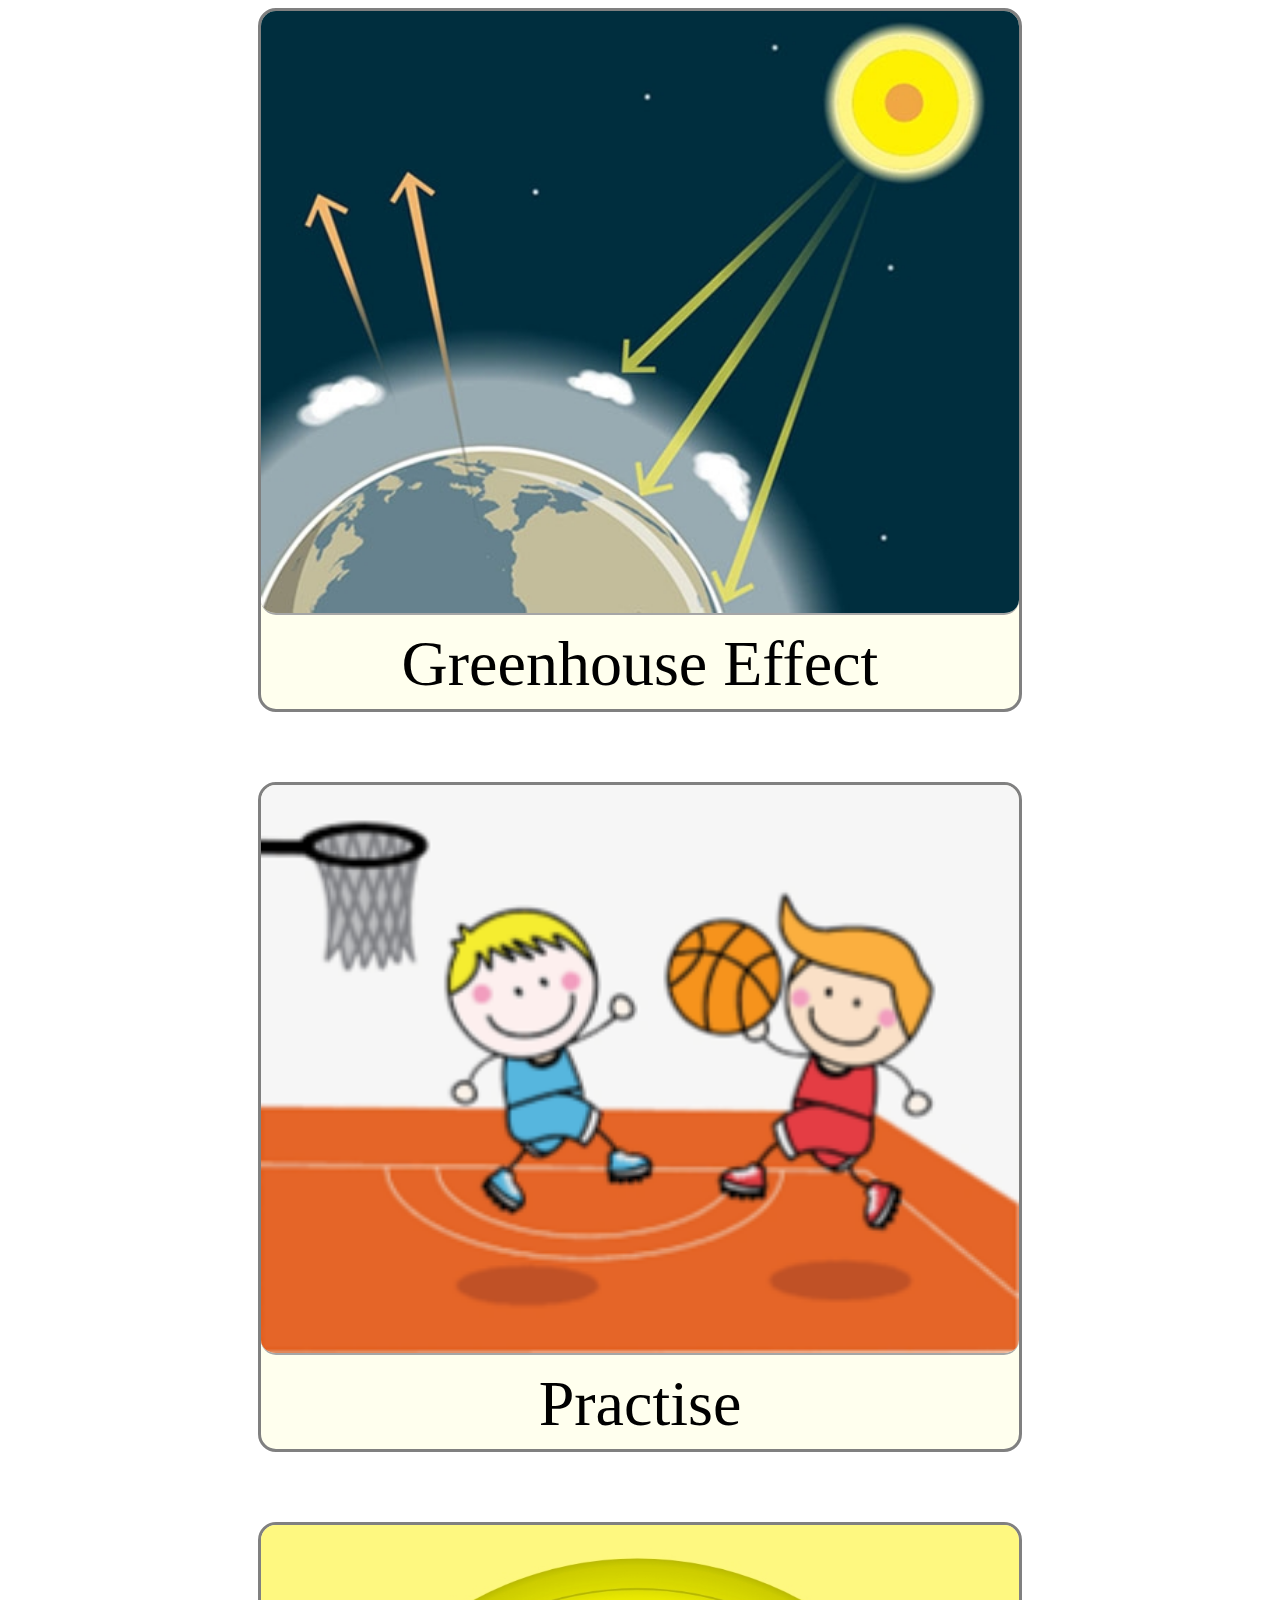
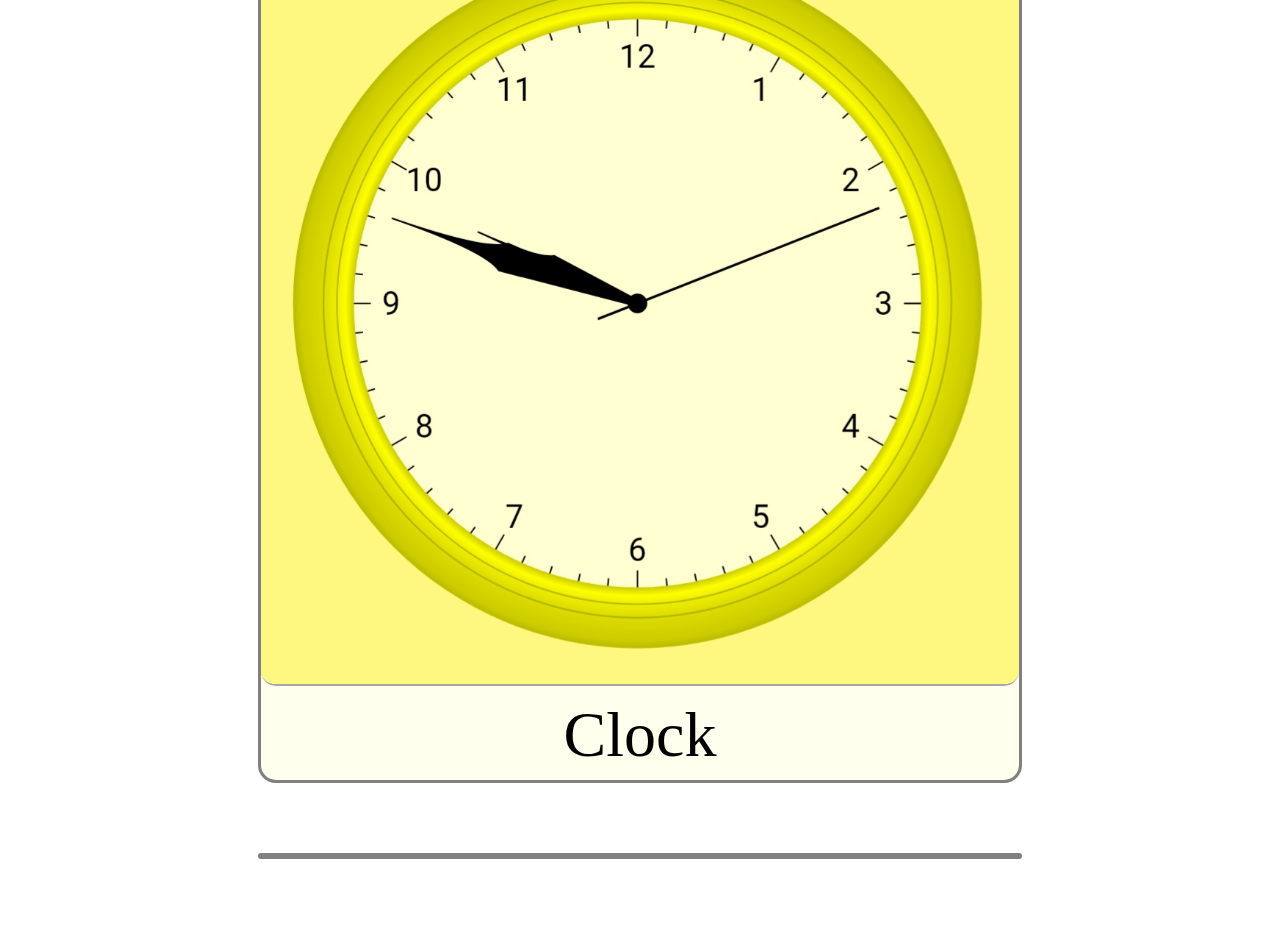
<file: index.html>
<!DOCTYPE html>
<html>
  <head>
    <link href="css/styles.css" rel="stylesheet">
    <title>Kids Tutorial</title>
  </head>
  
  <body>
    <!--<header class="site-header">
	  <div class="header-row">
		<div class="site-identity">
		  <a title="IISER Pune" href="/"><img src="img/iiserLogo.svg" alt="IISER Logo"/></a>
		</div>
	    <div class="menu">
		  <div class="menu-row">
		    <form class="site-search-form">
			  <input type="search" name="q" value="" placeholder="Search"/>
			  <button type="submit" title="Search this website">
				<svg xmlns="http://www.w3.org/2000/svg" width="24" height="24" viewBox="0 0 24 24">
				  <g id="Group_406" data-name="Group 406" transform="translate(-419.214 -207.999)">
					<path id="Path_354" data-name="Path 354" d="M427.214, 211 a 5.006, 5.006, 0,0,0-5,5,1,1,0,0,0,2,0,3,3,0,0,1,3,-3,1,1,0,0,0,0-2Z" transform="translate(1.154 1.154)" fill="#252a2d"/>
					<path id="Path_355" data-name="Path 355" d="M442.844,229.843l-5.553-5.552a10.149,10.149,0,1,0-1.786,1.785l5.553,5.553a1.263,1.263,0,0,0,1.786-1.786Zm-13.524-4.16A7.579,7.579,0,1,1,436.9,218.1,7.587,7.587,0,0,1,429.319,225.683Z" fill="#252a2d"/>
				  </g>
				</svg>
			  </button>
			</form>
		  </div>
		  
		  <div class="menu-row">
			<nav>
			  <a href="/institute/about" class="nav-item">About</a>
			  <a href="/institute/about" class="nav-item">Research</a>
			  <a href="/institute/about" class="nav-item">Education</a>
			  <a href="/institute/about" class="nav-item">Engage with IISER Pune</a>
			</nav>
			
			<button class="nav-toggle" title="Click for menu">
			  <svg xmlns="http://www.w3.org/2000/svg" width="27" height="24" viewBox="0 0 27 24">
				<line x1="3" x2="24" y1="3" y2="3" fill="none" stroke="#b62126" stroke-linecap="round" stroke-width="3"/>
				<line x1="9" x2="24" y1="12" y2="12" fill="none" stroke="#4d4d4f" stroke-linecap="round" stroke-width="3"/>
				<line x1="3" x2="24" y1="21" y2="21" fill="none" stroke="#b62126" stroke-linecap="round" stroke-width="3"/>
			  </svg>
			</button>
		  </div>
	    </div>
	  </div>
	</header>-->
    <section class="list">
      <a href="pages/Greenhouse/index.html">
      <div>
	<img src="img/greenhouse_effect.jpg"/>
	<p>Greenhouse Effect</p>
      </div>
      </a>
    </section>
    <section class="list">
      <a href="pages/Practise/index.html">
      <div>
	<img src="img/practise.png"/>
	<p>Practise</p>
      </div>
      </a>
    </section>
    <section class="list">
      <a href="pages/Clock/index.html">
      <div>
	<img src="img/clock.jpg"/>
	<p>Clock</p>
      </div>
      </a>
    </section>
    <section class="list">
      <a href="vocabulary/vocab.html">	    
    </section>
    
  </body>
</html>
</file>
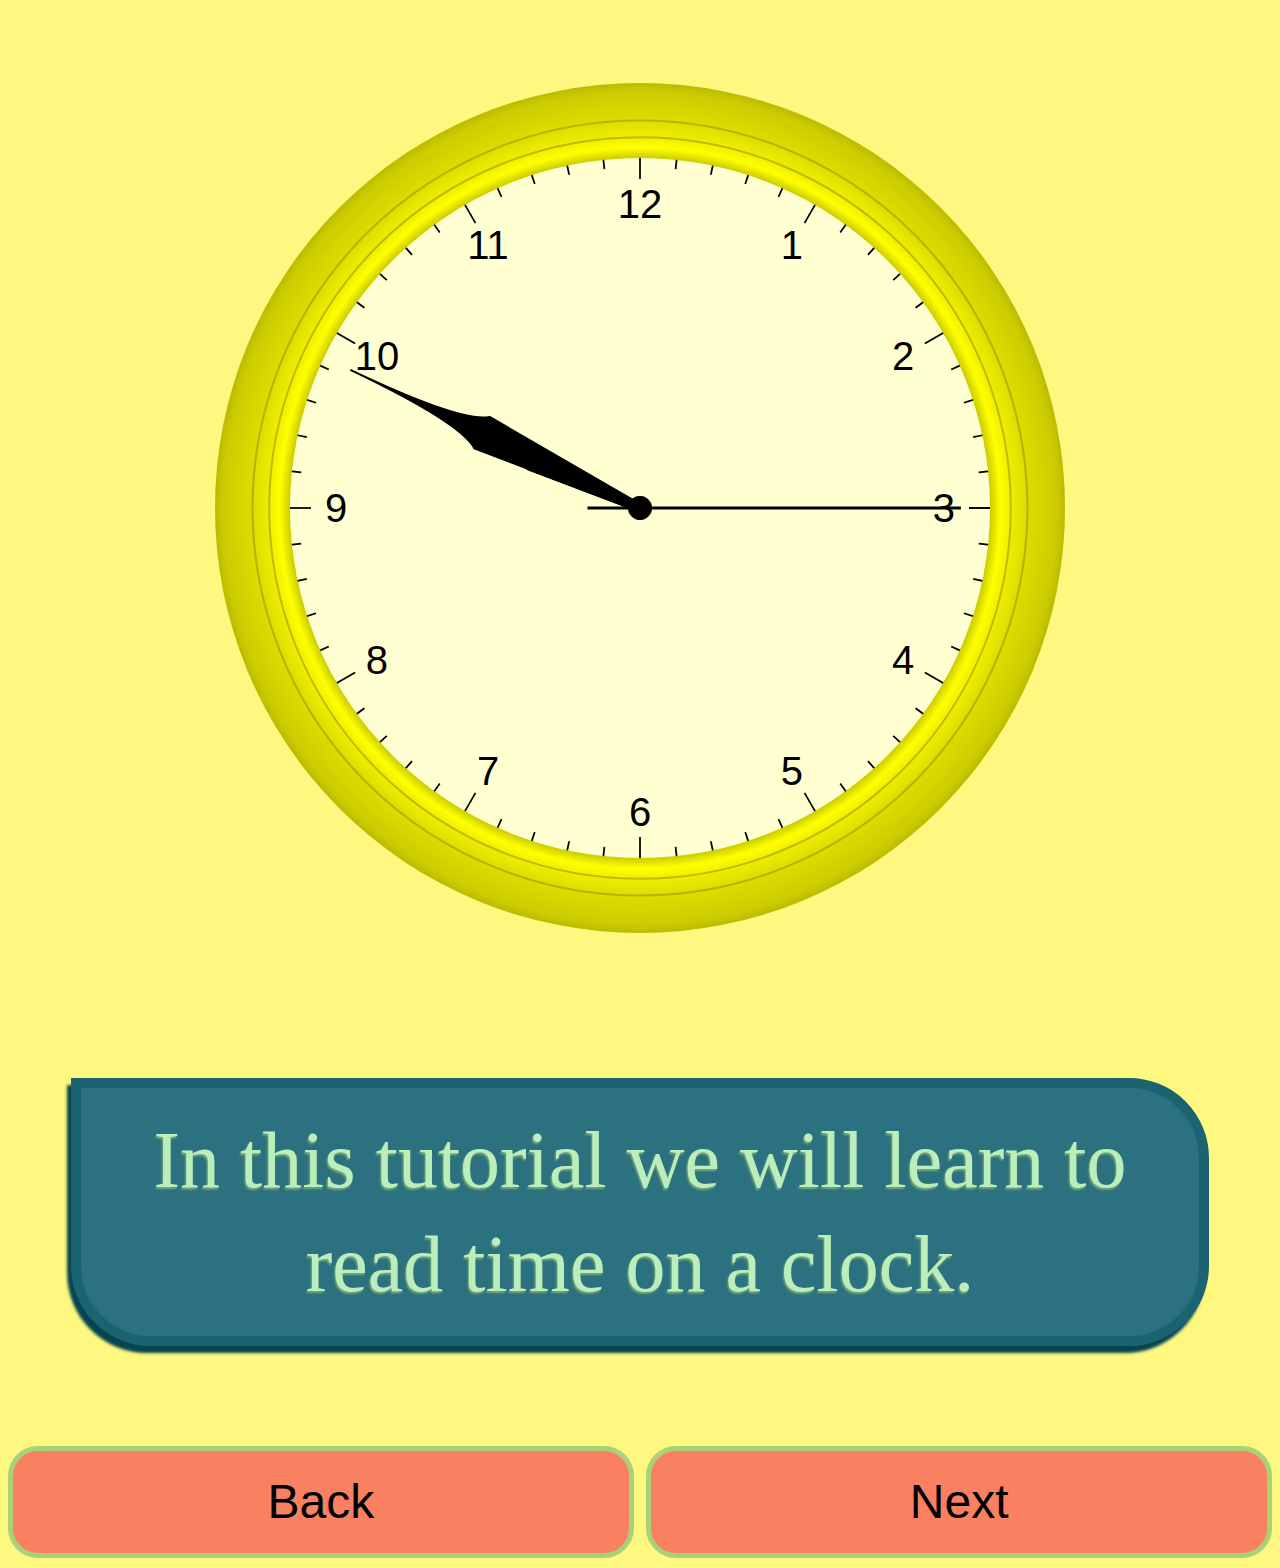
<file: pages/Clock/index.html>
<!DOCTYPE html>
<html>
  <head>
    <link href="styles/styles.css" rel="stylesheet"/>
    <script src="js/raphael.js"></script>
    <script>
      var currentPos = 0,
          //array to store Raphael figure objects
          figarray = [],
	  //store the ids of the container of figure
	  fig_id_array = [],
          //find all the cards
          cards = document.getElementsByClassName("card"),
          // variables for width and height of figure containers
	  valx = [], valy = [];
	  
      function backCard()
           {if(currentPos !== 0)
	      {cards[currentPos--].style.display="none";
	       cards[currentPos].style.display="block";
	       }
	    }
	   
      function nextCard()
           {if(currentPos !== (cards.length-1))
	      {cards[currentPos++].style.display="none";
	       cards[currentPos].style.display="block";
	       }//window.alert(valx[1]/2+"  "+valy[1]/2);
	     }
	    
      function clockBody(canvas, cx, cy,radius)
                       {canvas.setStart();
		        //border styling
			canvas.circle(cx,cy,radius*1.2143).attr({stroke:"black", "stroke-width":0, gradient:"r#fff-#dd0:91.175-#cc0:98-#bbbb00"});
			canvas.circle(cx,cy,radius*1.10714).attr({stroke:"#b5b500", "stroke-width":2.2, gradient:"r#fff-#ee0:95.697-#dd0"});
                        canvas.circle(cx,cy,radius*1.0595).attr({stroke:"#bb0", "stroke-width":2, gradient:"r#fff-#cc0:94.38-#ff0:97.2-#ee0"});
                        //clock body
                        canvas.circle(cx,cy, radius).attr({stroke:"black", "stroke-width":0, fill:"#ffffd1"});
                        canvas.circle(cx,cy,0.0333*radius).attr({fill:"black"});
                        
			var x0, y0, x1, y1, x2, y2, length;
                        for(var theta = 0; theta <= 360; theta = theta+6)
                           {//components of unit vector inclined at angle theta with x axis
	                    x0 = Math.cos(theta*Math.PI/180);
	                    y0 = Math.sin(theta*Math.PI/180);
	            
			    //length of marks
	                    length = radius*(theta%30 === 0 ? 0.06 : 0.0267);
	  
			    //starting point of marks
	                    x1 = cx + (radius-length) * x0;
	                    y1 = cy + (radius-length) * y0;
	  
			    //end point of marks
			    x2 = cx + radius * x0;
			    y2 = cy + radius * y0;
	  
			    //drawing marks
			    canvas.path(`M ${x1} ${y1} L ${x2} ${y2}`).attr({stroke:"black", "stroke-width":0.005*radius});
			    
			    /*let v = 100+ 50, w =100;
			    canvas.text( v, w, 3);
			    canvas.circle( v, w, 3);
			    v = 100; w =100 + 50;
			    canvas.text( v, w, 3);
			    canvas.circle( v, w, 3);
			    v = 50; w =100;
			    canvas.text( v, w, 3);
			    canvas.circle( v, w, 3);*/
			    
			    //Numbering hour marks
			    var hr = (theta/30 + 3)%13 + (theta >= 300 ? 1 : 0);
			    if(theta%30 === 0 && theta !== 360)
			      {canvas.text(x1 - 1.2*length*x0, y1 - 1.2*length*y0, hr).attr({"font-size":0.1167*radius});
			       //let v = 100+ 50 * Math.cos(theta*Math.PI/180), w =100 + 50 * Math.sin(theta*Math.PI/180);
			       //canvas.text( v, w, "12");
			       }
			    }
			return canvas.setFinish();
                        }
      function secHand(canvas, cx, cy, radius)
		       {//Second hand
                        var second = canvas.path(`M ${cx} ${cy + 0.15*radius} 
			                         L ${cx} ${cy-0.9167*radius}`)
						.attr({stroke:"black", "stroke-width":3});
                        return second;
			}
			
      function minHand(canvas, cx, cy, radius)
		       {//Minute hand 
                        var minute = canvas.path(`M${cx-0.01*radius} ${cy}
			                         L${cx-0.05*radius} ${cy-0.5*radius} 
						 Q${cx} ${cy-0.567*radius}, 
						  ${cx} ${cy-0.9167*radius} 
						 Q${cx} ${cy-0.567*radius}, 
						  ${cx + 0.05*radius} ${cy- 0.5*radius} 
						 L ${cx+0.01*radius} ${cy}`)
						 .attr({fill:"black", stroke:"black", "stroke-width":2});
                        return minute;
			}
      function hrHand(canvas, cx, cy, radius)
		       {//Hour hand
                        var hour = canvas.path(`M${cx-0.01*radius} ${cy} 
			                       L${cx-0.0333*radius} ${cy - 0.3365*radius}, 
					       Q${cx} ${cy-0.3814*radius},
					        ${cx} ${cy-radius*0.61692} 
					       Q${cx} ${cy-radius*0.3814}, 
					        ${cx + radius*0.0333} ${cy-radius*.3365} 
					       L${cx+radius*0.01} ${cy}`).attr({fill:"black", stroke:"black", "stroke-width":2});
                        return hour;
			}
	     
      function Clock(container, radius, width, height, x, y)
             {let val = Number(container[3]);
	      
	      if(x === undefined)
	         x = valx[val-1]/2;
	      if(y === undefined)
	         y = valy[val-1]/2;
	      if(width === undefined)
	         width = valx[val-1];
	      if(height === undefined)
	         height = valy[val-1];
	      if(width !== undefined && x === undefined)
	         x = width/2;
	      if(height!== undefined && y ===undefined)
	         y = height/2;
		 
	      this.cx = x;
	      this.cy = y;
	      this.paper = Raphael(container, width, height);
	      this.body = clockBody(this.paper, x, y, radius);
	      this.hr_hand = hrHand(this.paper, x, y, radius);
	      this.min_hand = minHand(this.paper, x, y, radius);
	      this.sec_hand = secHand(this.paper, x, y, radius);
	      this.paper.setViewBox(0, 0, width, height);
	      }
    </script>
  </head>
  
  <body>
    <main>
      <div id="Cards">
       <!-- card one -->
       <div id="one" class="card">
        <section id="fig1"></section>
        <section>
          <p>In this tutorial we will learn to read time on a clock.</p>
        </section>
       </div>
       
       <!-- card two -->
       <div id="two" class="card">
	 <section>
	   <h1>The Three Hands</h1>
	 </section>
	 <section>
	   <p>A clock tells us time in <i>hour</i>, <i>minute</i> and, <i>second</i> using three hands that you see moving inside the clock.</p>
	 </section>
	 <section>
	   <h2>The Hour Hand</h2> 
	   <div id="fig2" class="sec2"></div>
	   <p>Look at the clock, the smallest hand that you see is the <i>hour</i> hand. It is also the slowest moving hand.</p>
	 </section>
	 <section>
	   <h2>The Minute Hand</h2>
	   <div id="fig3" class="sec2"></div>
	   <p>Out of the remaining two hands the hand that ticks slower is your <i>minute</i> hand.</p>
	 </section>
	 <section>
	   <h2>The Second Hand</h2>
	   <div id="fig4" class="sec2"></div>
	   <p>It's of course the last hand that's left, the one that ticks the fastest.</p>
	 </section>
       </div>
       
       <!-- card 3 -->
       <div id="three" class="card">
	 <section><h1>Counting The Marks</h1></section>
	 <section>
	   <p></p>
	 </section>
       </div>
       
      </div>
      
    <script>	
      /*var glowHour = hour.glow({"color":"red", "opacity":0});
      var anim = Raphael.animation({opacity:0.5}, 1000).repeat(Infinity);
      glowHour.animate(anim);  */
      
      for(let i=0; i<cards.length; ++i)
          {if(i !== 0)
	     {//hide all cards but the first one
	      cards[i].style.display="none";}
	   else
	     {//store ids of figure containers and their width and height before hiding other cards
	      for(let j=0; j < 4; ++j)
                 {fig_id_array[j] = "fig" + (j+1);
	          valx[j] = document.getElementById(fig_id_array[j]).offsetWidth;
	          valy[j] = document.getElementById(fig_id_array[j]).offsetHeight;
	          }
              }
	   }
	      
        
      figarray[0] = new Clock(fig_id_array[0], radius=350, width=1200, height=1000);
      window.onload = function()
                  {(function()
	                  {var d = new Date;
		           figarray[0].sec_hand.transform("").transform("R " + 6*(d.getSeconds()-1) + "," + figarray[0].cx + "," +figarray[0].cy).animate({transform: ((d.getSeconds() === 60) ? "" : `...r6 ${figarray[0].cx} ${figarray[0].cy}`)}, 750, "elastic");
		           figarray[0].min_hand.transform("").transform("R " + (6*(d.getMinutes()+d.getSeconds()/60) -0.1) + "," + figarray[0].cx + "," +figarray[0].cy).animate({transform: ((d.getMinutes() === 60) ? "" : `...r0.1 ${figarray[0].cx} ${figarray[0].cy}`)}, 750);
		           figarray[0].hr_hand.transform("").transform("R " +30*(((d.getHours() === 12 ? 0 : d.getHours()) + d.getMinutes()/60 + d.getSeconds()/3600)-1/3600) + "," + figarray[0].cx + "," +figarray[0].cy).animate({transform: `...r${1/3600} ${figarray[0].cx} ${figarray[0].cy}`}, 750);
		           //glowHour.transform("").transform("R " +30*(((d.getHours() === 12 ? 0 : d.getHours()) + d.getMinutes()/60 + d.getSeconds()/3600)-1/3600) + "," + cx + "," +cy).animate({transform: `...r${1/3600} ${cx} ${cy}`}, 750);
		           setTimeout(arguments.callee,1000);
		           })();
	            };  
	              
      for(let i=1; i < 4; ++i)
          figarray[i] = new Clock(fig_id_array[i], radius=200);
    </script>
    </main>
    
    <footer id="jump">
      <div id="back" onclick="backCard();">
	<p>Back</p>
      </div>
      
      <div id="next" onclick="nextCard">
	<p onclick="nextCard();">Next</p>
      </div>
    </footer>
  </body>
</html>
</file>
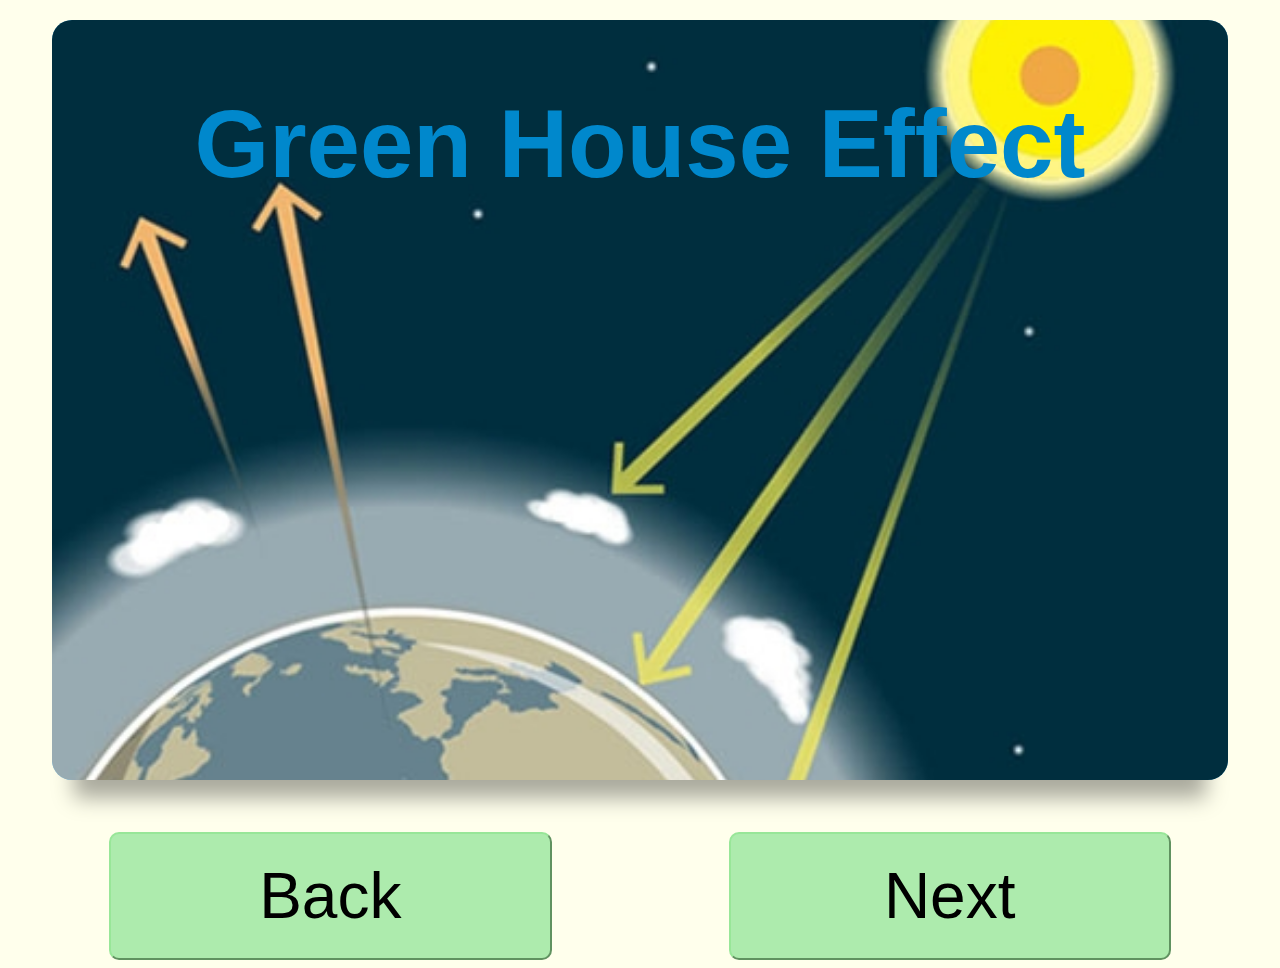
<file: pages/Greenhouse/index.html>
<!DOCTYPE html>
<html>
  <head>
    <link href="css/styles.css" rel="stylesheet">
    <script>
      var currentPos=0,
          cards = document.getElementsByClassName("card");
      
      function backCard()
              {if(currentPos !== 0)
	         {cards[currentPos--].style.display = "none";
		  cards[currentPos].style.display = "block";
		  }
	       }
	      
      function nextCard()
              {if(currentPos !== cards.length - 1)
	         {cards[currentPos++].style.display = "none";
		  cards[currentPos].style.display = "block";
		  }
	       }
    </script>
  </head>
  <body>
    <main>
    <!-- card 1 -->
    <div class="card" id="card1">
    <h1 style="border:none; color:#0088cc">Green House Effect</h1>
    </div>
    <!-- card 2 -->
    <div class="card">
      <h1 >Let's learn the basics</h1>
      <h2>Learning about light</h2>
      <div style="padding:0">
      <div class="slideshow">
	<div class="myslide fade">
	  <img src="img/rainbow.jpg" style="width:100%"/>
	  <div class="text">Rainbow</div>
	</div>
	<div class="myslide fade">
	  <img src="img/dispersion.jpg" style="width:100%"/>
	  <div class="text">Dispersion</div>
	</div>
	
	<a class="prev" onclick="plusSlide(-1);">&#10094</a>
	<a class="next" onclick="plusSlide(1);">&#10095</a>
      </div>
      <div class="dots">
	<span class="dot"></span>
	<span class="dot"></span>
      </div>
      
      <p style="margin-left:2px">The sunlight consists of many different colors as you can see in a rainbow or when you pass sunlight through a prism.</p>
      </div>
      <p>Of the seven colors below the violet color is most energetic and the energy decreases in going towards red color, which is least energetic.</p>
      <img src="img/spectrum.png" style="border: 2px solid gray"/>
      <p>Apart from the colors observed in above pictures, the sunlight also contains radiations that are not visible to our eyes.<br/>Among these you might have heard of <i>Ultraviolet</i> light, <i>Infrared</i> light, etc.</p>
      <p>The ultraviolet light is more energetic than the violet light whereas the Infrared light is even less energetic than the red light</p>
    </div>
    <!-- card 3 -->
    <div class="card">
      <h1>Let's learn the basics</h1>
      <h2>An object can cool down by emitting radiation</h2>
      <p>Every object emits light. The kind of light emitted depends on the temperature of the body. The sun being very hot emits high-energy light whereas objects at low temperature emit infrared light.</p>
      <p>When you leave a bicycle exposed in the sunlight you know how hot it becomes but eventhough the sunlight keeps falling on it the temperature of the bicylce doesn't keep on increasing. Why?</p>
      <p>It is because as the temperature of bicycle increases it emits more and more infrared light and thus releasing some heat back to air. Thus maintaining the temperature of the bicycle at some high temperature.</p>
      <p>The emitted infrared light is absorbed by the air and the air becomes warm.</p>
    </div>
    <!-- card 4 -->
    <div class="card">
      <h1>Greenhouse Effect</h1>
      <p>The sunlight falls on the earth. The ultraviolet light, and all colors from violet to red can easily pass through the earth atmosphere. The rocks, water, and other bodies on earth absorb some light and reflect the remaining light back to atmosphere, which then leaves the earth.</p>
      <img src="img/sunlight.jpeg" style="border:2px solid gray"/>
      <p>As the surface of earth absorb light it heats up and emits more infrared light. But infrared light cannot pass through our atmosphere and thus gets trapped in the atmosphere.</p>
      <img src="img/infrared_absorption.svg" style="border:2px solid gray"/>
      <p>The air then absorbs the infrared light and heats up which in turn emits infrared light, part of which is absorbed by the surface again. This process prevents the surface from cooling rapidly.</p>
      <p>The above process, called <i>Greenhouse effect</i>, keeps our earth warm and suitable for life. Without greenhouse effect our earth would be about 33°C cooler and many living beings would freeze and could not survive.
    </div>
    <!-- card 5 -->
    <div class="card">
      <h1>Greenhouse Gases</h1>
      <p>As you have seen it is the atmosphere that absorbs infrared light emitted from the surface of earth and thus causing the earth to remain warm. But the earth atmosphere consists of many gases like Hydrogen, Oxygen, Nitrogen, Carbon Dioxide, etc. Do all these gases in the air absorb infrared light?</p>
      <img src="img/infrared_absorption.svg" style="border:2px solid gray"/>
      <p>No, not all gases absorb infrared light. The gases in the air that absorb infrared light are called <i>Greenhouse gases</i>. Some major greenhouse gases are: Carbon Dioxide, Methane, Chlorofloro carbon. Water vapour also absorb infrared light and thus is also responsible for greenhouse effect.</p>
    </div>
    
    <script>
      for(var i=0; i < cards.length; ++i)
         {if(i !== 0)
	     cards[i].style.display = "none";
	  }
    </script>
    <script>
      var slideIndex = 1;
      showSlide(slideIndex);
      
      function plusSlide(n)
         {showSlide(slideIndex += n);}
	 
      function showSlide(n)
         {var i;
	  var slides = document.getElementsByClassName("myslide");
	  var dots = document.getElementsByClassName("dot");
	  if(n>slides.length)
	     slideIndex=1;
	  if(n<1)
	     slideIndex=slides.length;
	  for(i=0; i<slides.length;++i)
	      slides[i].style.display="none";
	  for(i=0; i<dots.length;++i)
	      dots[i].className = dots[i].className.replace(" active", "");
	  slides[slideIndex-1].style.display="block";
	  dots[slideIndex-1].className += " active";
	  }
    </script>
    </main>
    <footer>
    <button id="back" onclick="backCard();">Back</button>
    <button id="next" onclick="nextCard();">Next</button>
    </footer>
  </body>
</html>
</file>
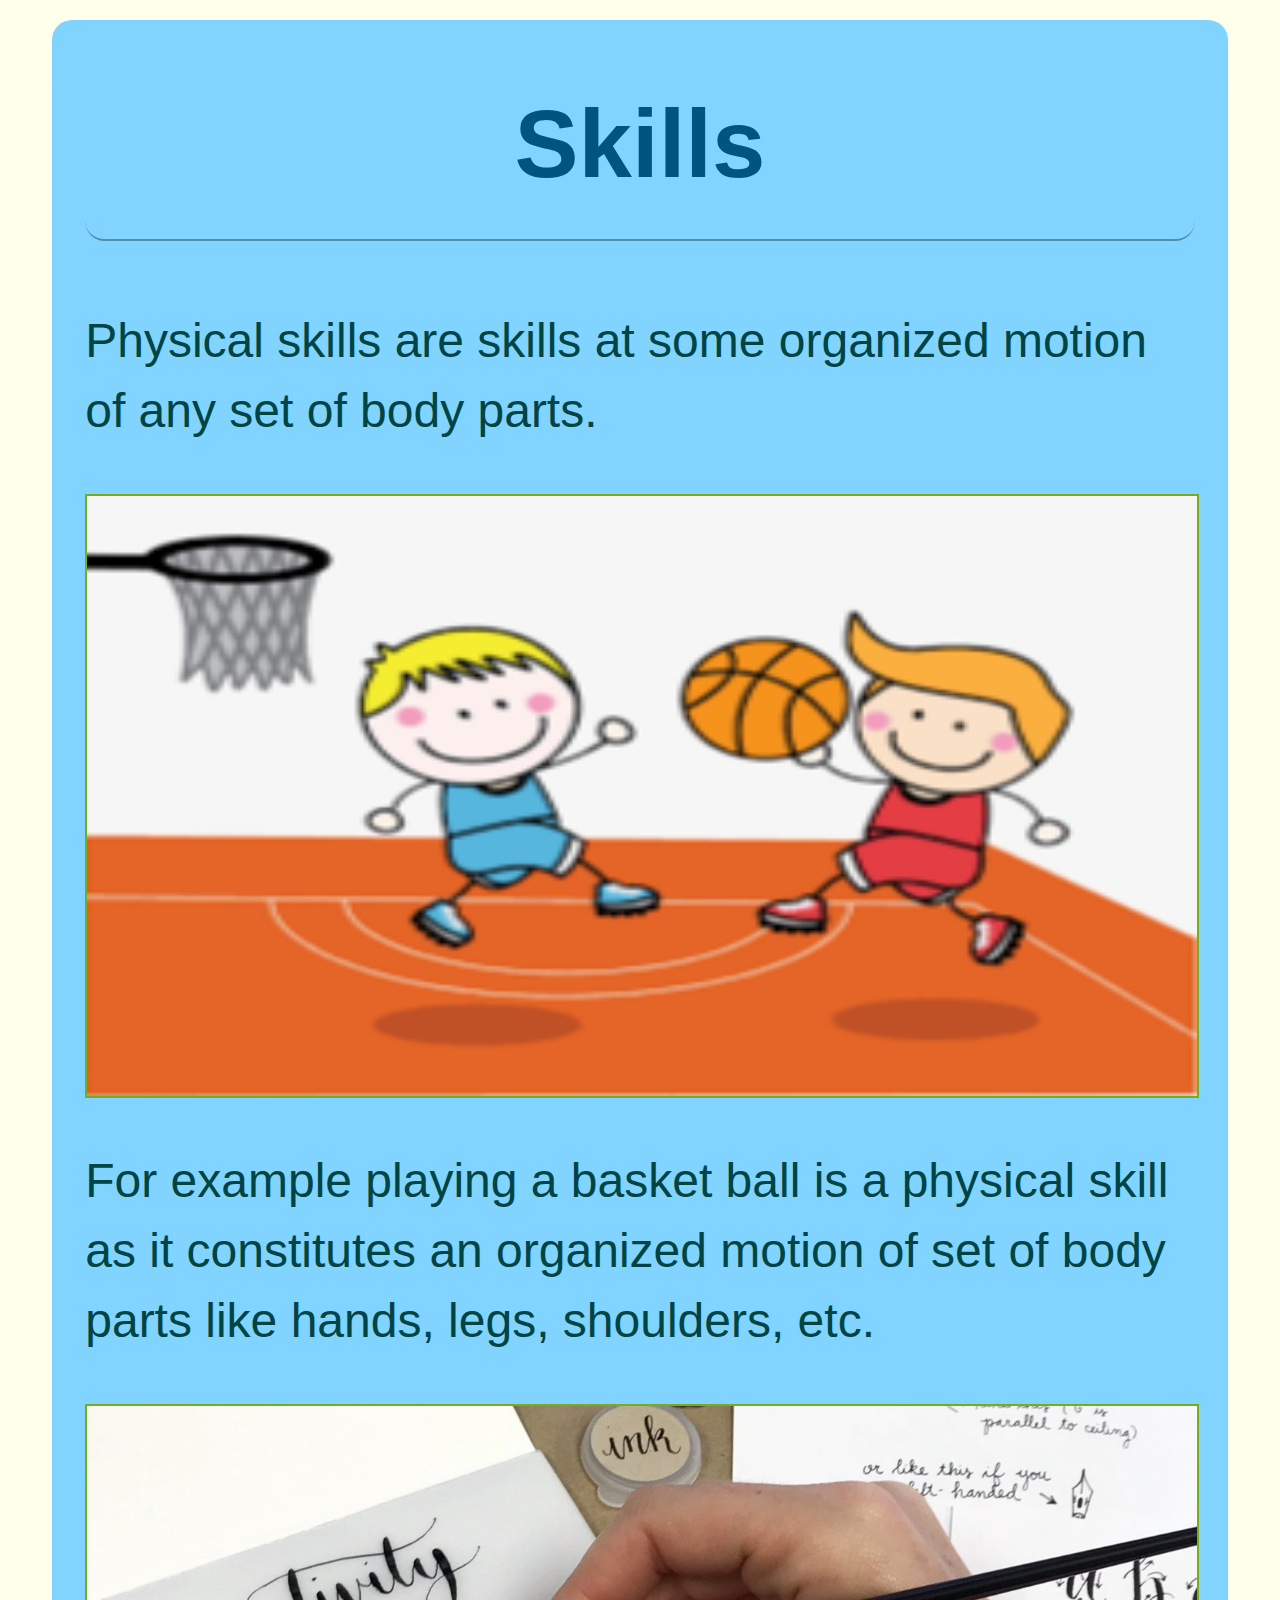
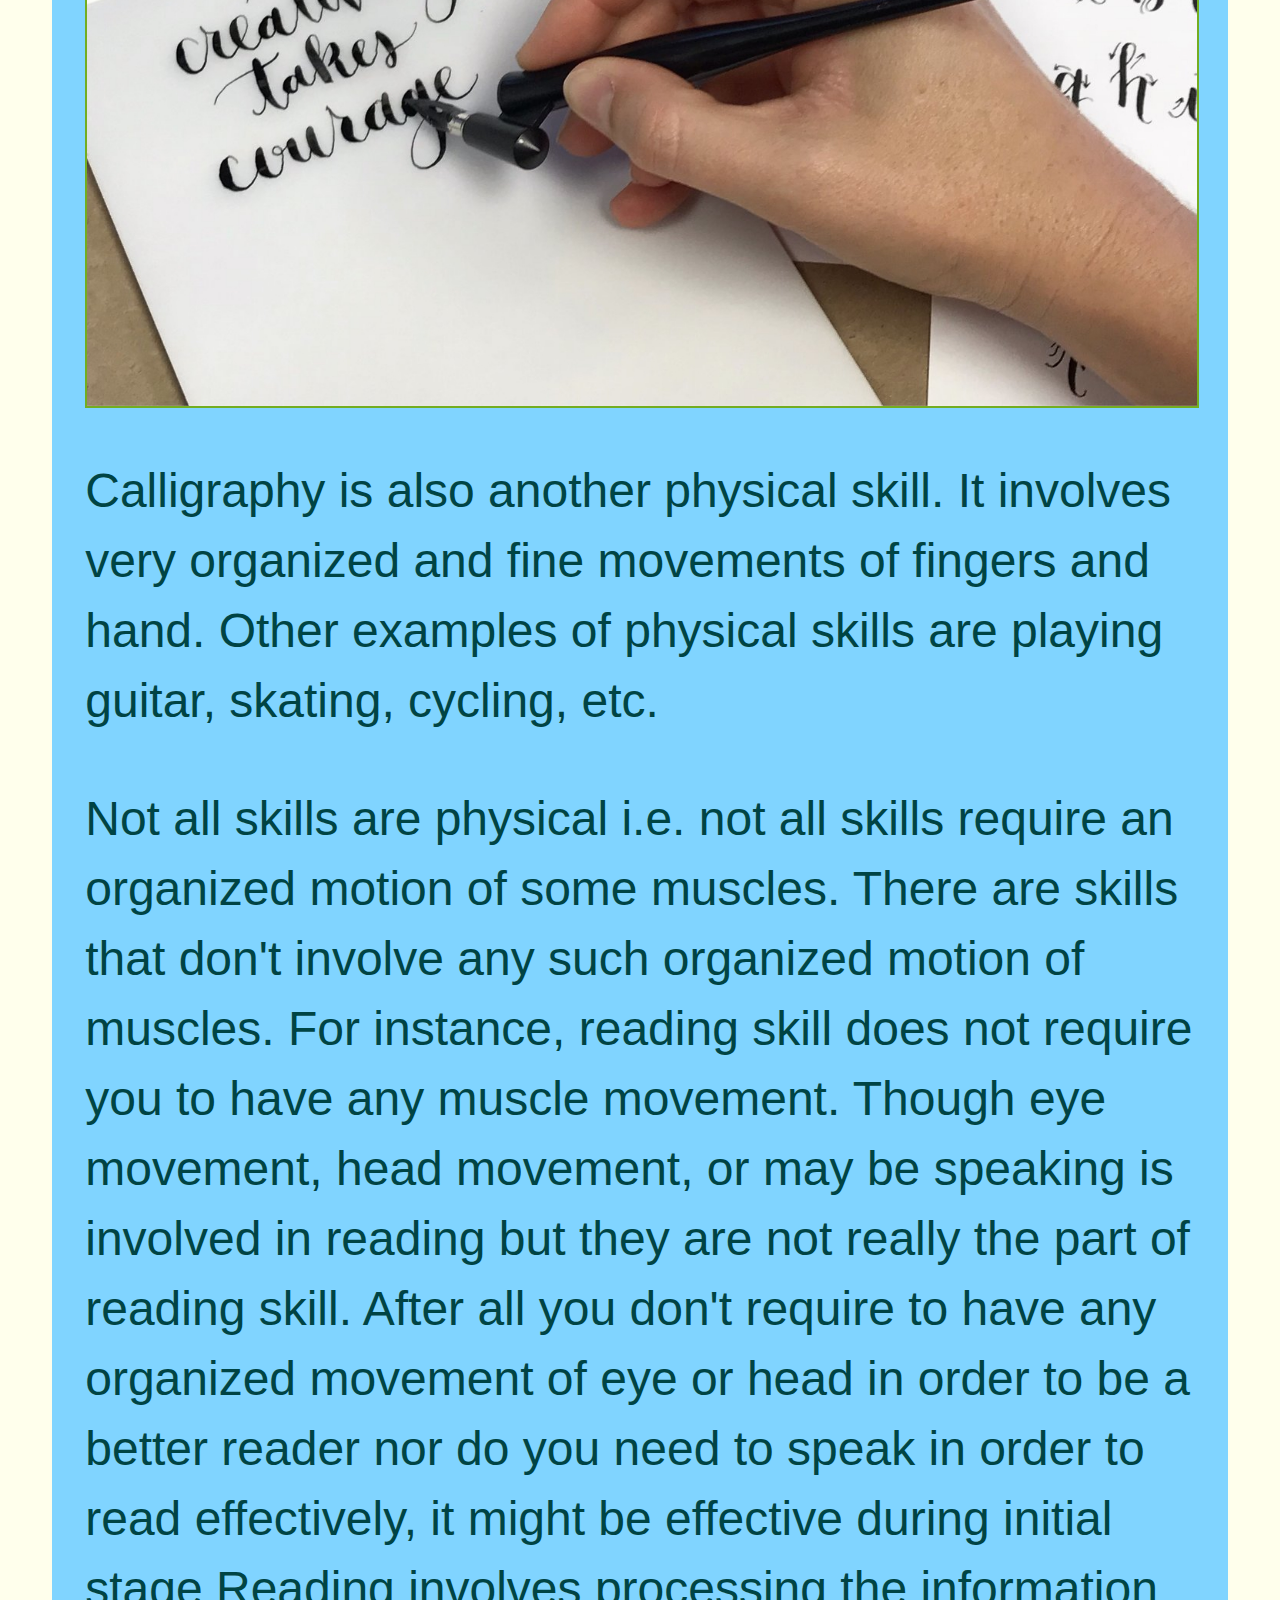
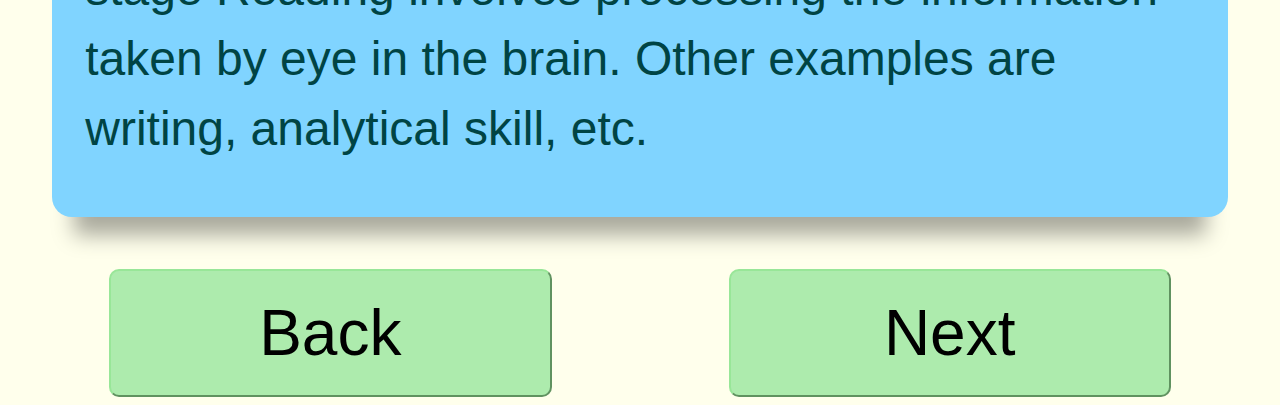
<file: pages/Practise/index.html>
<!DOCTYPE html>
<html>
  <head>
    <link href="css/styles.css" rel="stylesheet">
    <script>
      var currentPos=0,
          cards = document.getElementsByClassName("card");
      
      function backCard()
              {if(currentPos !== 0)
	         {cards[currentPos--].style.display = "none";
		  cards[currentPos].style.display = "block";
		  }
	       }
	      
      function nextCard()
              {if(currentPos !== cards.length - 1)
	         {cards[currentPos++].style.display = "none";
		  cards[currentPos].style.display = "block";
		  }
	       }
    </script>
  </head>
  <body>
    <main>
      <!-- card 1 -->
      <div class="card" id="card1">
	<h1>Skills</h1>
	<p>Physical skills are skills at some organized motion of any set of body parts.</p>
	<img src="img/basketball.png"/>
	<p>For example playing a basket ball is a physical skill as it constitutes an organized motion of set of body parts like hands, legs, shoulders, etc.</p>
	<img src="img/calligraphy.jpg"/>
	<p>Calligraphy is also another physical skill. It involves very organized and fine movements of fingers and hand. Other examples of physical skills are playing guitar, skating, cycling, etc.</p>
	<p>Not all skills are physical i.e. not all skills require an organized motion of some muscles. There are skills that don't involve any such organized motion of muscles. For instance, reading skill does not require you to have any muscle movement. Though eye movement, head movement, or may be speaking is involved in reading but they are not really the part of reading skill. After all you don't require to have any organized movement of eye or head in order to be a better reader nor do you need to speak in order to read effectively, it might be effective during initial stage Reading involves processing the information taken by eye in the brain. Other examples are writing, analytical skill, etc.</p>
      </div>
    <!-- card 2 -->
    <div class="card">
      <h1>Practise</h1>
      <!--
      <div style="padding:0">
      <div class="slideshow">
	<div class="myslide fade">
	  <img src="img/rainbow.jpg" style="width:100%"/>
	  <div class="text">Rainbow</div>
	</div>
	<div class="myslide fade">
	  <img src="img/dispersion.jpg" style="width:100%"/>
	  <div class="text">Dispersion</div>
	</div>
	
	<a class="prev" onclick="plusSlide(-1);">&#10094</a>
	<a class="next" onclick="plusSlide(1);">&#10095</a>
      </div>
      <div class="dots">
	<span class="dot"></span>
	<span class="dot"></span>
      </div>
      
      <p style="margin-left:2px">The sunlight consists of many different colors as you can see in a rainbow or when you pass sunlight through a prism.</p>
      </div>-->
      <p>Now coming to the physical skill, learning any skill isn't just only thing that's needed to be a good performer. In order to perform more like an expert requires practise.</p>
      <p>Practise is the repetition of the action that involves in the skill with the goal to performing more better.</p>
      <p>Now what actually happens in our brain when we practise any physical skill? To understand this lets learn a bit about brain functioning.</p>
    </div>
    <!-- card 3 -->
    <div class="card">
      <h1>Lets learn the basics</h1>
      <h2>Neurons are the carrier of information</h2>
      <img src="img/neuron.png"/>
      <p>A neuron is a cell that carries information from brain to the spinal cord or vice versa. A neuron consists of a cell body and a long tail called axon.</p>
      <p>Axon carries information in the form of electrical signals.</p>
      <img src="img/myelin.png"/>
      <p>The axons are covered with an insulation made up of substance called lipid. This insulation layer is called myelin sheath.The myelin prevents electrical signal in the axon from being disrupted and it faciliates the propagation of signal through axon.</p>
    </div>
    <!-- card 4 -->
    <div class="card">
      <h1>Lets learn the basics</h1>
      <h2>Gray and White matters</h2>
      <img src="img/matters.jpg"/>
      <p>There are regions in the brain, called gray matter, that consists primarily of the cell bodies of neurons. The axons extending from cell bodies in gray matter are clustered in a region in brain called white matter. From the white matter these axons extends to the spinal cord.</p>
      <p>The gray matter processes information that our brain collects from surrounding by our senses. And then sends the instructions like move hand, fingers, head, etc.</p>
      <video controls>
	<source src="video/movement.mp4" type="video/mp4">
      </video>
      <p>This instruction is carried by the neurons along their axons, which is then received by muscles and then it moves.</p>
    </div>
    <!-- card 5 -->
    <div class="card">
      <h1>Link between practise and inner working of brain</h1>
      <img src="img/rat_study.jpg"/>
      <p>In the studies on rats it has been found that repetition of physical motion increases the layers of myelin sheath that insulates the axon.</p>
      <video controls>
	<source src="video/myelin_development.mp4" type="video/mp4">
      </video>
      <p>Thus creating a more efficient route for the information to travel from the brain to the muscles. So it appears that it might be that one of the connections between practise and improvement in the physical skill is due to the development of more efficient neural pathways.</p>
    </div>
    
    <script>
      for(var i=0; i < cards.length; ++i)
         {if(i !== 0)
	     cards[i].style.display = "none";
	  }
    </script>
    <script>
      var slideIndex = 1;
      showSlide(slideIndex);
      
      function plusSlide(n)
         {showSlide(slideIndex += n);}
	 
      function showSlide(n)
         {var i;
	  var slides = document.getElementsByClassName("myslide");
	  var dots = document.getElementsByClassName("dot");
	  if(n>slides.length)
	     slideIndex=1;
	  if(n<1)
	     slideIndex=slides.length;
	  for(i=0; i<slides.length;++i)
	      slides[i].style.display="none";
	  for(i=0; i<dots.length;++i)
	      dots[i].className = dots[i].className.replace(" active", "");
	  slides[slideIndex-1].style.display="block";
	  dots[slideIndex-1].className += " active";
	  }
    </script>
    </main>
    <footer>
    <button id="back" onclick="backCard();">Back</button>
    <button id="next" onclick="nextCard();">Next</button>
    </footer>
  </body>
</html>
</file>
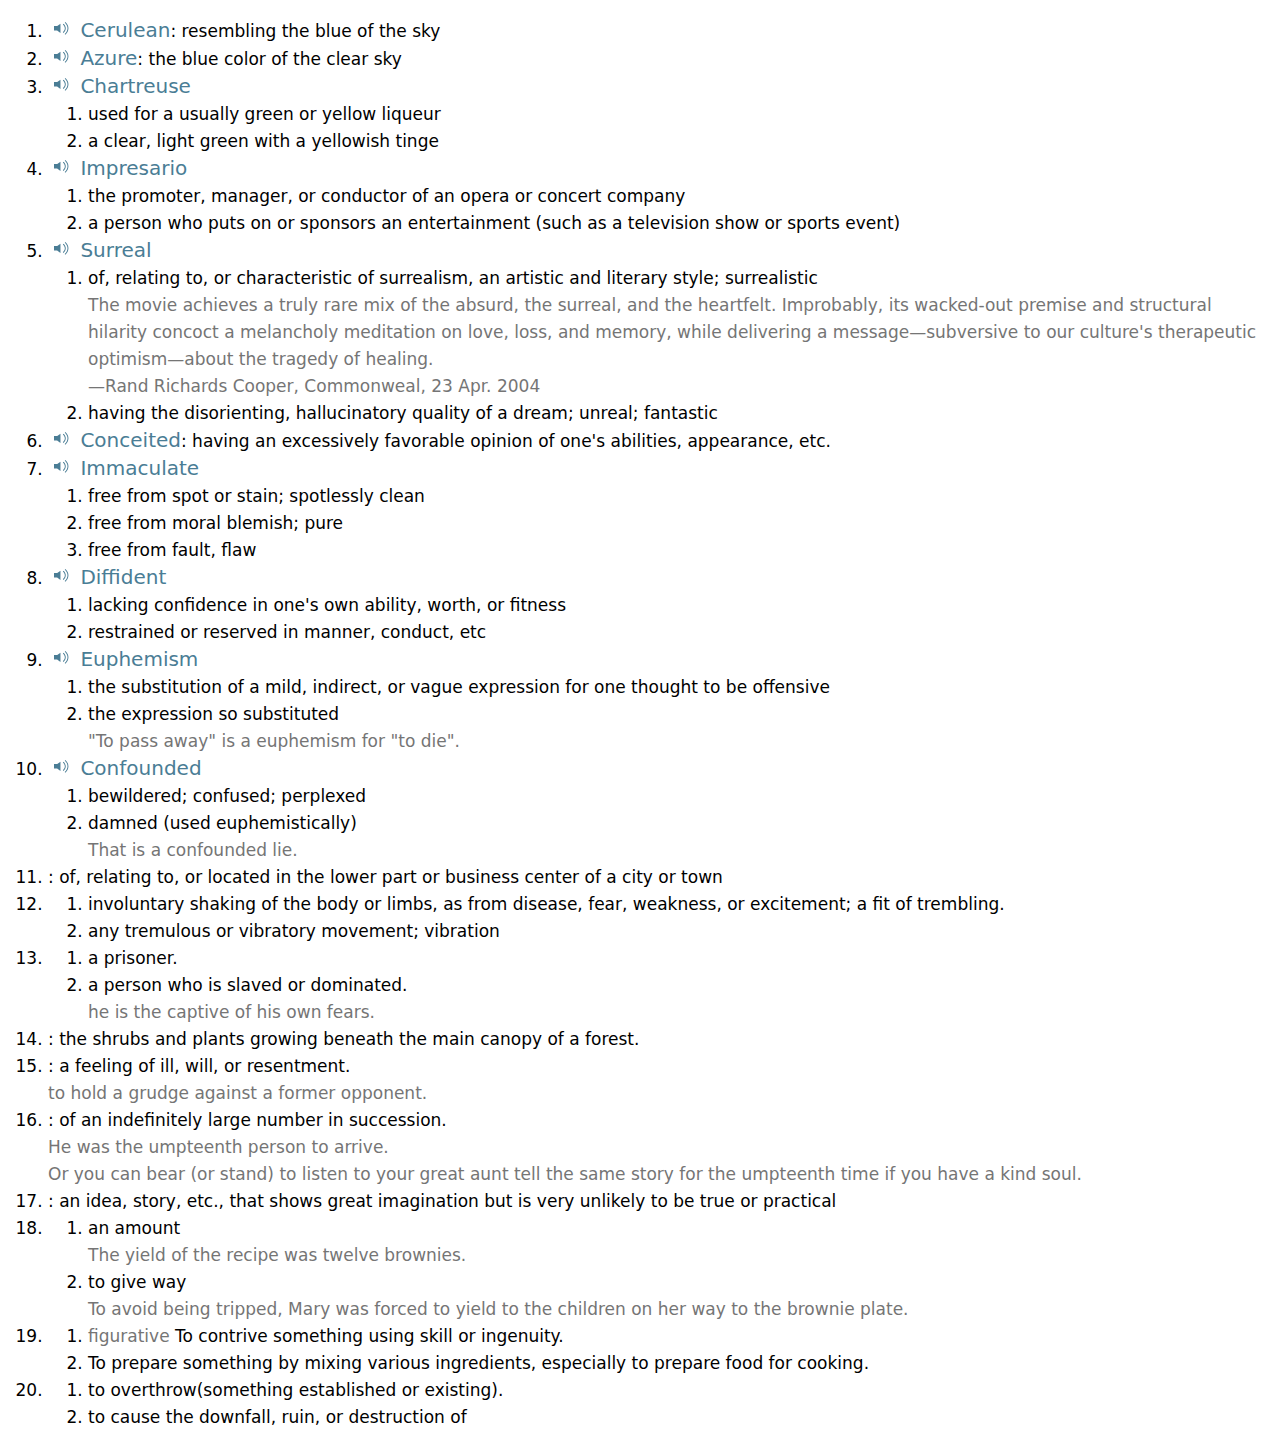
<file: pages/Vocabulary/index.html>
<!DOCTYPE HTML>

<html>
<head>
<title>Vocabulary</title>
<script>
class PopUpInfo extends HTMLElement
     {constructor()
         {super();
          }
      
      playAudio(audio_id)
         {document.getElementById(audio_id).play();
          }
      
      connectedCallback()
          {this.attachShadow({mode:"open"});

          const list = document.createElement("div");
          list.setAttribute("class", "word-wrapper");

          const audio_button = list.appendChild(document.createElement("button"));
          audio_button.setAttribute("class", "audio-wrapper");
          const audio_svg_symbol = audio_button.appendChild(document.createElementNS("http://www.w3.org/2000/svg", "svg"));
          audio_svg_symbol.setAttribute("width", "15");
          audio_svg_symbol.setAttribute("height", "15");
          const svg_defs = audio_svg_symbol.appendChild(document.createElementNS("http://www.w3.org/2000/svg", "use"));
          svg_defs.setAttributeNS("http://www.w3.org/1999/xlink", "xlink:href", "#audio-symbol");
         
          const audio_file = list.appendChild(document.createElement("audio"));
          audio_file.setAttribute("id", this.getAttribute("id"));
          audio_file.setAttribute("preload", "none");
          const audio_source = audio_file.appendChild(document.createElement("source"));
          audio_source.setAttribute("src", this.getAttribute("audio-source"));
          audio_source.setAttribute("type", "audio/mpeg");
           
          audio_button.onclick = playAudio(list.childNodes[1].id);

          const word = list.appendChild(document.createElement("a"));
          word.setAttribute("class", "word");
          word.setAttribute("href", this.getAttribute("word-source"));
          word.textContent = this.getAttribute("word");

          const style = document.createElement("style");

          style.textContent = `
              .word{color:#4a7d95;
                    font-size:20px;
                    font-weight:500;
                    text-decoration:none;
                    display: inline;
                    }`
          list.style.display = "inline";

          this.shadowRoot.append(style, list);
          }
      }

customElements.define("word-wrap", PopUpInfo);
</script>
<style>
  body{font-family:sans;
       font-size:17px;
       line-height:27px;
       }
  .audio-wrapper{
       display:inline;
       }
  button{border:none;
       background:none;
       }
  .word{color:#4a7d95;
       font-size:20px;
       font-weight:500;
       text-decoration:none;
       }
  a:hover{color:#2c60dd;
       }
  .qualifier{color:#757575;
       }
  .example{color:#757575;
       display:block;
       }
  .quote{display:block;
       }
  .quote_author{color:#757575;
       display:block;
       }
  
</style>

<svg id="audio-symb" style="display:none"xmlns="http://www.w3.org/2000/svg" xmlns:xlink="http://www.w3.org/1999/xlink" width="15" height="13" viewBox="0 0 15 13" fill="none" data-inject-url="https://www.merriam-webster.com/dist-cross-dungarees/2023-03-13_15-43-04-874702f6/images/svg/audio-pron-redesign.svg" class="svg replaced-svg">
<defs>
<symbol id="audio-symbol">
<path fill-rule="evenodd" clip-rule="evenodd" d="M13.513 6.34363C13.513 4.21463 12.623 2.33405 10.7864 0.687267L11.4026 0C13.406 1.79629 14.436 3.91633 14.436 6.34363C14.436 8.77387 13.3787 10.9297 11.3318 12.7981L10.7095 12.1163C12.6005 10.3902 13.513 8.4697 13.513 6.34363ZM10.8305 6.33811C10.8305 5.19038 10.2301 3.91597 8.89573 2.50719L9.5659 1.87241C10.9804 3.36579 11.7536 4.85692 11.7536 6.33811C11.7536 8.50095 10.6077 9.83479 9.56034 10.9028L8.90129 10.2565C9.91606 9.22174 10.8305 8.11681 10.8305 6.33811ZM0 8.6107V4.0387H3.23077L6.46154 1.75408V10.959L3.11169 8.6107H0Z" fill="#4A7D95"></path>
</symbol>
</defs>
</svg>
</head>

<body>
  <ol>
    <!--item 1-->
    <li>
     <button class="audio-wrapper" onclick="document.getElementById('cerule').play();">
       <svg width="15" height="15"><use href="#audio-symbol"/></svg>
     </button>
     <audio id="cerule" preload="none"><source src="https://static.sfdict.com/audio/C02/C0282700.mp3" type="audio/mpeg">
     </audio>
     <a class="word" href="https://www.merriam-webster.com/dictionary/cerulean">Cerulean</a>: resembling the blue of the sky
    </li>
    <!--item 2-->
    <li>
      <button class="audio-wrapper" onclick="document.getElementById('azure').play();">
        <svg width="15" height="15"><use href="#audio-symbol"/></svg>
      </button>
      <audio id="azure" preload="none"><source src="https://static.sfdict.com/audio/A08/A0873200.mp3" type="audio/mpeg">
      </audio>
      <a class="word" href="https://www.merriam-webster.com/dictionary/azure">Azure</a>: the blue color of the clear sky
    </li>
    <!--item 3-->
    <li>
      <button class="audio-wrapper" onclick="document.getElementById('chartreuse').play();">
        <svg width="15" height="15"><use href="#audio-symbol"/></svg>
      </button>
      <audio id="chartreuse" preload="none"><source src="https://static.sfdict.com/audio/C03/C0342000.mp3" type="audio/mpeg">
      </audio>
      <a class="word" href="https://www.merriam-webster.com/dictionary/chartreuse">Chartreuse</a>
      <ol>
        <li>used for a usually green or yellow liqueur</li>
        <li>a clear, light green with a yellowish tinge</li>
      </ol>
    </li>
    <!--item 4-->
    <li>
      <button class="audio-wrapper" onclick="document.getElementById('impresario').play();">
        <svg width="15" height="15"><use href="#audio-symbol"/></svg>
      </button>
      <audio id="impresario" preload="none"><source src="https://static.sfdict.com/audio/I00/I0084800.mp3" type="audio/mpeg">
      </audio>
      <a class="word" href="https://www.merriam-webster.com/dictionary/impresario">Impresario</a>
      <ol>
        <li>the promoter, manager, or conductor of an opera or concert company</li>
        <li>a person who puts on or sponsors an entertainment (such as a television show or sports event)</li>
      </ol>
    </li>
    <!--item 5-->
    <li>
      <button class="audio-wrapper" onclick="document.getElementById('surreal').play();">
        <svg width="15" height="15"><use href="#audio-symbol"/></svg>
      </button>
      <audio id="surreal" preload="none"><source src="https://static.sfdict.com/audio/S11/S1158800.mp3" type="audio/mpeg">
      </audio>
      <a class="word" href="https://www.merriam-webster.com/dictionary/surreal">Surreal</a>
      <ol>
        <li>of, relating to, or characteristic of surrealism, an artistic and literary style; surrealistic</li>
           <span class="example quote">The movie achieves a truly rare mix of the absurd, the surreal, and the heartfelt. Improbably, its wacked-out premise and structural hilarity concoct a melancholy meditation on love, loss, and memory, while delivering a message—subversive to our culture's therapeutic optimism—about the tragedy of healing.</span>
           <span class="quote_author">—Rand Richards Cooper, Commonweal, 23 Apr. 2004</span>
        <li>having the disorienting, hallucinatory quality of a dream; unreal; fantastic</li>
      </ol>
    </li>
    <!--item 6-->
    <li>
      <button class="audio-wrapper" onclick="document.getElementById('conceited').play();">
        <svg width="15" height="15"><use href="#audio-symbol"/></svg>
      </button>
      <audio id="conceited" preload="none"><source src="https://static.sfdict.com/audio/C07/C0718100.mp3" type="audio/mpeg">
      </audio>
      <a class="word" href="https://www.merriam-webster.com/dictionary/conceited">Conceited</a>: having an excessively favorable opinion of one's abilities, appearance, etc.
    </li>
    <!--item 7-->
    <li>
      <button class="audio-wrapper" onclick="document.getElementById('immaculate').play();">
        <svg width="15" height="15"><use href="#audio-symbol"/></svg>
      </button>
      <audio id="immaculate" preload="none"><source src="https://static.sfdict.com/audio/I00/I0054800.mp3" type="audio/mpeg">
      </audio>
      <a class="word" href="https://www.merriam-webster.com/dictionary/immaculate">Immaculate</a>
      <ol>
        <li>free from spot or stain; spotlessly clean</li>
        <li>free from moral blemish; pure</li>
        <li>free from fault, flaw</li>
      </ol>
    </li>
    <!--item 8-->
    <li>
      <button class="audio-wrapper" onclick="document.getElementById('diffident').play();">
        <svg width="15" height="15"><use href="#audio-symbol"/></svg>
      </button>
      <audio id="diffident" preload="none"><source src="https://static.sfdict.com/audio/D02/D0295700.mp3" type="audio/mpeg">
      </audio>
      <a class="word" href="https://www.merriam-webster.com/dictionary/diffident">Diffident</a>
      <ol>
        <li>lacking confidence in one's own ability, worth, or fitness</li>
        <li>restrained or reserved in manner, conduct, etc</li>
      </ol>
    </li>
    <!--item 9-->
    <li>
      <button class="audio-wrapper" onclick="document.getElementById('euphemism').play();">
        <svg width="15" height="15"><use href="#audio-symbol"/></svg>
      </button>
      <audio id="euphemism" preload="none"><source src="https://static.sfdict.com/audio/E03/E0344200.mp3" type="audio/mpeg">
      </audio>
      <a class="word" href="https://www.merriam-webster.com/dictionary/euphemism">Euphemism</a>
      <ol>
        <li>the substitution of a mild, indirect, or vague expression for one thought to be offensive</li>
        <li>the expression so substituted
             <span class="example">"To pass away" is a euphemism for "to die".</span>
        </li>
      </ol>
    </li>
    <!--item 10-->
    <li>
      <button class="audio-wrapper" onclick="document.getElementById('confounded').play();">
        <svg width="15" height="15"><use href="#audio-symbol"></use></svg>
      </button>
      <audio id="confounded" preload="none"><source src="https://static.sfdict.com/audio/C07/C0748400.mp3" type="audio/mpeg">
      </audio>
      <a class="word" href="https://www.merriam-webster.com/dictionary/confounded">Confounded</a>
      <ol>
        <li>bewildered; confused; perplexed</li>
        <li>damned (used euphemistically)
             <span class="example">That is a confounded lie.</span>
        </li>
      </ol>
    </li>
    <!--item 11-->
    <li>
      <word-wrap id="downtown" word="Downtown" word-source="https://www.merriam-webster.com/dictionary/downtown" audio-source="https://static.sfdict.com/audio/D05/D0505500.mp3" >
      </word-wrap>: of, relating to, or located in the lower part or business center of a city or town
    </li>
    <!--item 12-->
    <li>
      <word-wrap id="termor" word="Tremor" word-source="https://www.merriam-webster.com/dictionary/tremor" audio-source="https://static.sfdict.com/audio/T04/T0465400.mp3" >
      </word-wrap>
      <ol>
           <li>involuntary shaking of the body or limbs, as from disease, fear, weakness, or excitement; a fit of trembling.</li>
           <li>any tremulous or vibratory movement; vibration</li>
      </ol>
    </li>
     <!--item 13-->
    <li>
      <word-wrap id="captive" word="Captive" word-source="https://www.merriam-webster.com/dictionary/captive" audio-source="https://static.sfdict.com/audio/C01/C0123400.mp3" >
      </word-wrap>
         <ol>
           <li>a prisoner.</li>
           <li>a person who is slaved or dominated.
                <span class="example">he is the captive of his own fears.</span>
           </li>
         </ol>
    </li>
    <!--item 14-->
    <li>
      <word-wrap id="understory" word="Understory" word-source="https://www.merriam-webster.com/dictionary/understory" audio-source="https://static.sfdict.com/audio/U00/U0065500.mp3" >
      </word-wrap>: the shrubs and plants growing beneath the main canopy of a forest.
    </li>
    <!--item 15-->
    <li>
      <word-wrap id="grudge" word="Grudge" word-source="https://www.merriam-webster.com/dictionary/grudge" audio-source="https://static.sfdict.com/audio/G03/G0371100.mp3" >
      </word-wrap>: a feeling of ill, will, or resentment.<br/>
         <span class="example">to hold a grudge against a former opponent.</span>
    </li>
    <!--item 16-->
    <li>
      <word-wrap id="umpteenth" word="Umpteenth" word-source="https://www.merriam-webster.com/dictionary/umpteenth" audio-source="https://static.sfdict.com/audio/U00/U0023500.mp3" >
      </word-wrap>: of an indefinitely large number in succession.<br/>
         <span class="example">He was the umpteenth person to arrive.</span>
         <span class="example">Or you can bear (or stand) to listen to your great aunt tell the same story for the umpteenth time if you have a kind soul.</span>
    </li>
    <!--item 17-->
    <li>
      <word-wrap id="flights of fancy" word="Flights of fancy" word-source="https://www.merriam-webster.com/dictionary/flight%20of%20fancy" audio-source="" >
      </word-wrap>: an idea, story, etc., that shows great imagination but is very unlikely to be true or practical
    </li>
    <!--item 18-->
    <li>
      <word-wrap id="yield" word="Yield" word-source="https://www.merriam-webster.com/dictionary/yield" audio-source="https://static.sfdict.com/audio/Y00/Y0031800.mp3" >
      </word-wrap>
      <ol>
           <li>an amount</li>
              <span class="example">The yield of the recipe was twelve brownies.</span>
           <li>to give way</li>
              <span class="example">To avoid being tripped, Mary was forced to yield to the children on her way to the brownie plate.</span>
      </ol>
    </li>
    <!--item 19-->
    <li>
      <word-wrap id="concoct" word="Concoct" word-source="https://www.merriam-webster.com/dictionary/concoct" audio-source="https://static.sfdict.com/audio/C07/C0727500.mp3" >
      </word-wrap>
         <ol>
           <li><span class="qualifier">figurative</span> To contrive something using skill or ingenuity.</li>
           <li>To prepare something by mixing various ingredients, especially to prepare food for cooking.</li>
         </ol>
    </li>
    <!--item 19-->
    <li>
      <word-wrap id="subvert" word="Subvert" word-source="https://www.merriam-webster.com/dictionary/subvert" audio-source="src="https://static.sfdict.com/audio/S10/S1077800.mp3"" >
      </word-wrap>
         <ol>
              <li>to overthrow(something established or existing).</li>
              <li>to cause the downfall, ruin, or destruction of</li>
         </ol>
    </li>
    

  </ol>
</body>
</html>
</file>
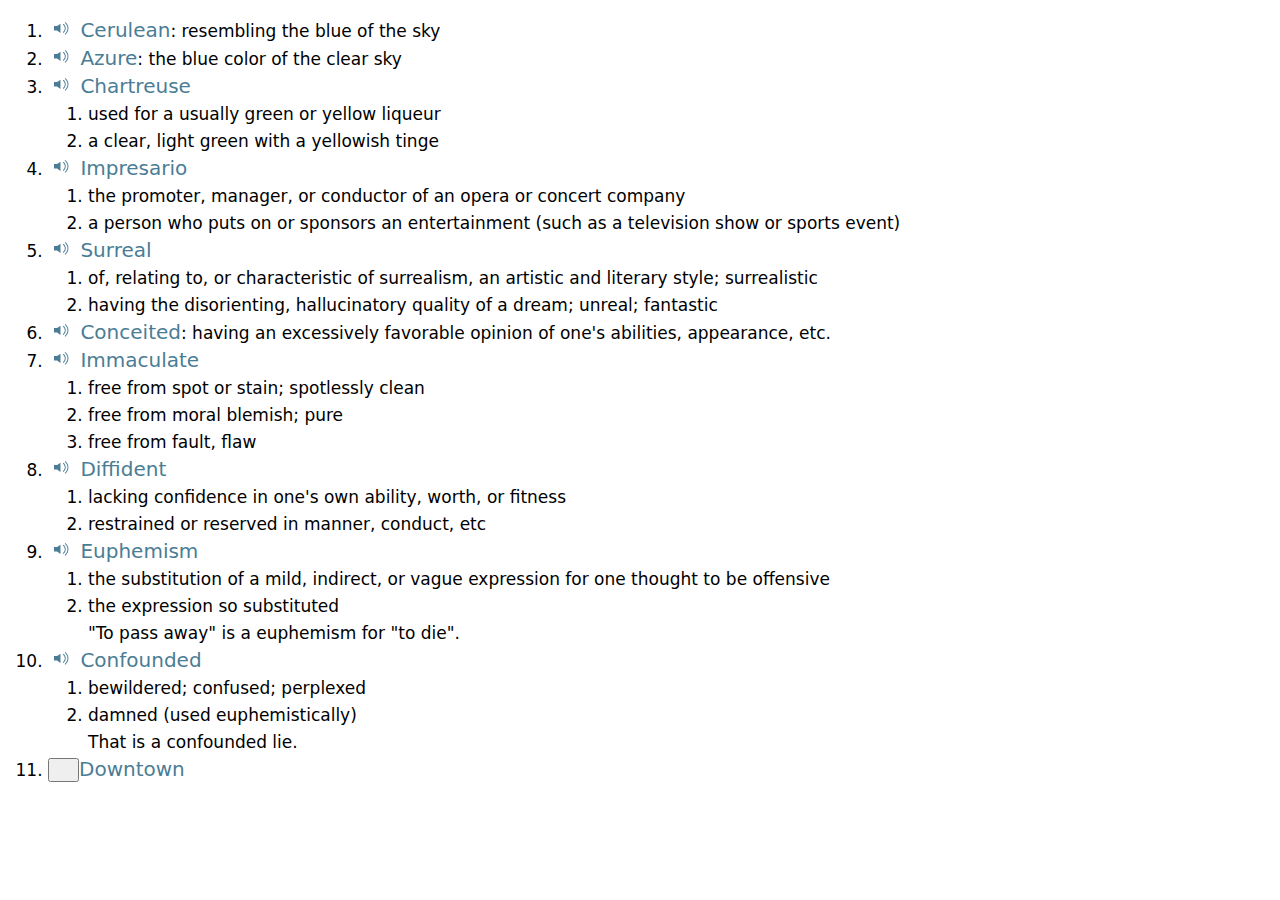
<file: pages/vocab/vocab.html>
<!DOCTYPE HTML>

<html>
<head>
<title>Vocabulary</title>
<script>
class PopUpInfo extends HTMLElement
     {constructor()
         {super();
          }
      
      connectedCallback()
          {this.attachShadow({mode:"open"});

          const list = document.createElement("div");
          list.setAttribute("class", "word-wrapper");

          const audio_button = list.appendChild(document.createElement("button"));
          audio_button.setAttribute("class", "audio-wrapper");
          const audio_svg_symbol = audio_button.appendChild(document.createElementNS("http://www.w3.org/2000/svg", "svg"));
          audio_svg_symbol.setAttribute("width", "15");
          audio_svg_symbol.setAttribute("height", "15");
          const svg_defs = audio_svg_symbol.appendChild(document.createElementNS("http://www.w3.org/2000/svg", "use"));
          svg_defs.setAttributeNS("http://www.w3.org/1999/xlink", "xlink:href", "#audio-symbol");
         
          const audio_file = list.appendChild(document.createElement("audio"));
          audio_file.setAttribute("id", this.getAttribute("id"));
          audio_file.setAttribute("preload", "none");
          const audio_source = audio_file.appendChild(document.createElement("source"));
          audio_source.setAttribute("src", this.getAttribute("audio-source"));
          audio_source.setAttribute("type", "audio/mpeg");

          const word = list.appendChild(document.createElement("a"));
          word.setAttribute("class", "word");
          word.setAttribute("href", this.getAttribute("word-source"));
          word.textContent = this.getAttribute("word");

          const style = document.createElement("style");

          style.textContent = `
              .word{color:#4a7d95;
                    font-size:20px;
                    font-weight:500;
                    text-decoration:none;
                    }
          `

          this.shadowRoot.append(style, list);
          }
      }

customElements.define("word-wrap", PopUpInfo);
</script>
<style>
  body{font-family:sans;
       font-size:17px;
       line-height:27px;
       }
  .audio-wrapper{
       display:inline;
       }
  button{border:none;
       background:none;
       }
  .word{color:#4a7d95;
       font-size:20px;
       font-weight:500;
       text-decoration:none;
       }
  a:hover{color:#2c60dd;
       }
  
</style>

<svg id="audio-symb" style="display:none"xmlns="http://www.w3.org/2000/svg" xmlns:xlink="http://www.w3.org/1999/xlink" width="15" height="13" viewBox="0 0 15 13" fill="none" data-inject-url="https://www.merriam-webster.com/dist-cross-dungarees/2023-03-13_15-43-04-874702f6/images/svg/audio-pron-redesign.svg" class="svg replaced-svg">
<defs>
<symbol id="audio-symbol">
<path fill-rule="evenodd" clip-rule="evenodd" d="M13.513 6.34363C13.513 4.21463 12.623 2.33405 10.7864 0.687267L11.4026 0C13.406 1.79629 14.436 3.91633 14.436 6.34363C14.436 8.77387 13.3787 10.9297 11.3318 12.7981L10.7095 12.1163C12.6005 10.3902 13.513 8.4697 13.513 6.34363ZM10.8305 6.33811C10.8305 5.19038 10.2301 3.91597 8.89573 2.50719L9.5659 1.87241C10.9804 3.36579 11.7536 4.85692 11.7536 6.33811C11.7536 8.50095 10.6077 9.83479 9.56034 10.9028L8.90129 10.2565C9.91606 9.22174 10.8305 8.11681 10.8305 6.33811ZM0 8.6107V4.0387H3.23077L6.46154 1.75408V10.959L3.11169 8.6107H0Z" fill="#4A7D95"></path>
</symbol>
</defs>
</svg>
</head>

<body>
  <ol>
    <!--item 1-->
    <li>
     <button class="audio-wrapper" onclick="document.getElementById('cerule').play();">
       <svg width="15" height="15"><use href="#audio-symbol"/></svg>
     </button>
     <audio id="cerule" preload="none"><source src="https://static.sfdict.com/audio/C02/C0282700.mp3" type="audio/mpeg">
     </audio>
     <a class="word" href="https://www.merriam-webster.com/dictionary/cerulean">Cerulean</a>: resembling the blue of the sky
    </li>
    <!--item 2-->
    <li>
      <button class="audio-wrapper" onclick="document.getElementById('azure').play();">
        <svg width="15" height="15"><use href="#audio-symbol"/></svg>
      </button>
      <audio id="azure" preload="none"><source src="https://static.sfdict.com/audio/A08/A0873200.mp3" type="audio/mpeg">
      </audio>
      <a class="word" href="https://www.merriam-webster.com/dictionary/azure">Azure</a>: the blue color of the clear sky
    </li>
    <!--item 3-->
    <li>
      <button class="audio-wrapper" onclick="document.getElementById('chartreuse').play();">
        <svg width="15" height="15"><use href="#audio-symbol"/></svg>
      </button>
      <audio id="chartreuse" preload="none"><source src="https://static.sfdict.com/audio/C03/C0342000.mp3" type="audio/mpeg">
      </audio>
      <a class="word" href="https://www.merriam-webster.com/dictionary/chartreuse">Chartreuse</a>
      <ol>
        <li>used for a usually green or yellow liqueur</li>
        <li>a clear, light green with a yellowish tinge</li>
      </ol>
    </li>
    <!--item 4-->
    <li>
      <button class="audio-wrapper" onclick="document.getElementById('impresario').play();">
        <svg width="15" height="15"><use href="#audio-symbol"/></svg>
      </button>
      <audio id="impresario" preload="none"><source src="https://static.sfdict.com/audio/I00/I0084800.mp3" type="audio/mpeg">
      </audio>
      <a class="word" href="https://www.merriam-webster.com/dictionary/impresario">Impresario</a>
      <ol>
        <li>the promoter, manager, or conductor of an opera or concert company</li>
        <li>a person who puts on or sponsors an entertainment (such as a television show or sports event)</li>
      </ol>
    </li>
    <!--item 5-->
    <li>
      <button class="audio-wrapper" onclick="document.getElementById('surreal').play();">
        <svg width="15" height="15"><use href="#audio-symbol"/></svg>
      </button>
      <audio id="surreal" preload="none"><source src="https://static.sfdict.com/audio/S11/S1158800.mp3" type="audio/mpeg">
      </audio>
      <a class="word" href="https://www.merriam-webster.com/dictionary/surreal">Surreal</a>
      <ol>
        <li>of, relating to, or characteristic of surrealism, an artistic and literary style; surrealistic</li>
        <li>having the disorienting, hallucinatory quality of a dream; unreal; fantastic</li>
      </ol>
    </li>
    <!--item 6-->
    <li>
      <button class="audio-wrapper" onclick="document.getElementById('conceited').play();">
        <svg width="15" height="15"><use href="#audio-symbol"/></svg>
      </button>
      <audio id="conceited" preload="none"><source src="https://static.sfdict.com/audio/C07/C0718100.mp3" type="audio/mpeg">
      </audio>
      <a class="word" href="https://www.merriam-webster.com/dictionary/conceited">Conceited</a>: having an excessively favorable opinion of one's abilities, appearance, etc.
    </li>
    <!--item 7-->
    <li>
      <button class="audio-wrapper" onclick="document.getElementById('immaculate').play();">
        <svg width="15" height="15"><use href="#audio-symbol"/></svg>
      </button>
      <audio id="immaculate" preload="none"><source src="https://static.sfdict.com/audio/I00/I0054800.mp3" type="audio/mpeg">
      </audio>
      <a class="word" href="https://www.merriam-webster.com/dictionary/immaculate">Immaculate</a>
      <ol>
        <li>free from spot or stain; spotlessly clean</li>
        <li>free from moral blemish; pure</li>
        <li>free from fault, flaw</li>
      </ol>
    </li>
    <!--item 8-->
    <li>
      <button class="audio-wrapper" onclick="document.getElementById('diffident').play();">
        <svg width="15" height="15"><use href="#audio-symbol"/></svg>
      </button>
      <audio id="diffident" preload="none"><source src="https://static.sfdict.com/audio/D02/D0295700.mp3" type="audio/mpeg">
      </audio>
      <a class="word" href="https://www.merriam-webster.com/dictionary/diffident">Diffident</a>
      <ol>
        <li>lacking confidence in one's own ability, worth, or fitness</li>
        <li>restrained or reserved in manner, conduct, etc</li>
      </ol>
    </li>
    <!--item 9-->
    <li>
      <button class="audio-wrapper" onclick="document.getElementById('euphemism').play();">
        <svg width="15" height="15"><use href="#audio-symbol"/></svg>
      </button>
      <audio id="euphemism" preload="none"><source src="https://static.sfdict.com/audio/E03/E0344200.mp3" type="audio/mpeg">
      </audio>
      <a class="word" href="https://www.merriam-webster.com/dictionary/euphemism">Euphemism</a>
      <ol>
        <li>the substitution of a mild, indirect, or vague expression for one thought to be offensive</li>
        <li>the expression so substituted<br/>
            "To pass away" is a euphemism for "to die".
        </li>
      </ol>
    </li>
    <!--item 10-->
    <li>
      <button class="audio-wrapper" onclick="document.getElementById('confounded').play();">
        <svg width="15" height="15"><use href="#audio-symbol"></use></svg>
      </button>
      <audio id="confounded" preload="none"><source src="https://static.sfdict.com/audio/C07/C0748400.mp3" type="audio/mpeg">
      </audio>
      <a class="word" href="https://www.merriam-webster.com/dictionary/confounded">Confounded</a>
      <ol>
        <li>bewildered; confused; perplexed</li>
        <li>damned (used euphemistically)<br/>
            That is a confounded lie.
        </li>
      </ol>
    </li>
    <!--item 11-->
    <li>
      <word-wrap id="downtown" word="Downtown" word-source="https://www.merriam-webster.com/dictionary/downtown" audio-source="https://static.sfdict.com/audio/D05/D0505500.mp3" >
      </word-wrap>
    </li>

  </ol>
</body>
</html>
</file>
<file: css/styles.css>
body
  {background-color:none}
header
  {box-sizing:border-box;
   width:100%;
   /*background-color:#13263a;*/
   margin-bottom:70px;
  }

.list
  {width:60%;
   border: 3px solid gray;
   margin-right:auto;
   margin-left:auto;
   margin-bottom:70px;
   border-radius:18px;
   background-color:#ffffee;
   }
   
.list p
  {box-sizing:border-box;
   margin-top:0;
   margin-bottom:0;
   padding:8px 12px;
   text-align:center;
   font-size:4rem;
   font-family:"Gill Sans";
   color:black;}
a
  {text-decoration:none;}
   
img
  {width:100%;
   margin-bottom:0;
   border-radius:15px;
   border-bottom:2px solid #a6a6a6;}
</file>
<file: pages/Clock/styles/styles.css>
body
   {background-color:/*#dcb5de;#3ddb84#6bdddd*/#fff880;
    overflow:scroll;}
main
   {width:100%:
    }
   
h1, h2
  {text-align:center;
   font-size:6.5em;
   font-family:sans-serif;
   color:#f98161;
   box-sizing:border-box;
   }
h2
  {font-size:5.5em;
   color:#333333;
   }
   
.card section+section
   {width:90%;
    margin-left:auto;
    margin-right:auto;
    margin-bottom:100px;
    margin-top:70px;
    
    background-color:#2b7180;
    font-family:serif;
    border:10px solid #1c6371;
    border-bottom-left-radius:5em;
    border-top-right-radius:5em;
    border-bottom-right-radius:5em;
    box-shadow:-4px 7px 3px #074451;
    box-sizing:border-box;}
    
.card section+section p
   {/*background-color:#389;
    font-family:serif;*/
    font-size:80px;
    padding:20px 30px;
    
    /*border:10px solid #278;*/
    margin-top:auto;
    margin-bottom:auto;
    color:#beb;
    text-align:center;
    text-shadow:-1px 2px 2px #7a7;
    
    text-align:center;
    line-height:130%;
   /* border-bottom-left-radius:1.2em;
    border-top-right-radius:1.2em;
    border-bottom-right-radius:1.2em;
    box-shadow:-4px 7px 3px #074451;
    box-sizing:border-box;*/}
    
ul
   {font-size:60px;
    color:#beb;
    text-shadow:-1px 2px 2px #7a7;}
li
   {margin:50px;}
        
#jump
    {width:100%;
     }
     
#back{float:left;
      width:49.5%;
      height:7em;
      margin-bottom:10px;
      border: 5px solid /*#59b8b8*/#a9d178;
      background-color:/*#5dc0c0*/#f98161;
      border-top-left-radius:30px;
      border-top-right-radius:30px;
      border-bottom-left-radius:30px;
      border-bottom-right-radius:30px;
      box-sizing:border-box;
      font-family:sans-serif;
      }
      
#next{float:right;
      width:49.5%;
      height:7em;
      margin-bottom:10px;
      border:5px solid /*#59b8b8*/#a9d178;
      background-color:/*#5dc0c0*/#f98161;
      border-top-left-radius:30px;
      border-top-right-radius:30px;
      border-bottom-left-radius:30px;
      border-bottom-right-radius:30px;
      box-sizing:border-box;
      font-family:sans-serif;
      }
      
div p
   {font-size:3em;
    padding:3px;
    text-align:center;
    margin-top:20px;}
    
.sec2 
   {width:100%;
    height:500px;
    margin-bottom:50px;}
    
#fig1{height:1000px;}
</file>
<file: pages/Greenhouse/css/styles.css>
body
   {font-size:3rem;
    font-family:sans-serif;
    height:100%;
    background-color:#ffffec;
    }
   
p
   {line-height:70px;
    color:#004444;}
i
   {color:#00334d;}
    
main
   {padding:0px;
    width:93%;
    margin-top:20px;
    margin-left:auto;
    margin-right:auto;
    margin-bottom:60px;
    border-radius:20px;
    box-shadow:0px 40px 20px -22px #aaaa9d;
    background-color:#80d4ff;
    }
  
.card
  {padding:5px 33px;}
  
#card1
   {height:750px;
    background-image:url(../img/greenhouse_effect.jpg);
    background-position:center;
    background-size:cover;
    border-radius:20px;
    }
    
h1
  {box-sizing:border-box;
   text-align:center;
   padding-bottom:40px;
   border-radius:20px;
   color:#005580;
   border-bottom:2px solid #558daa;
   }
h2
  {text-align:center;
   color:#003955;}
   
.slideshow
   {box-sizing:border-box;
    width:100%;
    position:relative;
    margin:auto;
    padding:0;
    }
.myslide
   {box-sizing:border-box;
    width:100%;
    padding:0;
    display:none;
    }
.prev, .next
   {box-sizing:border-box;
    display:block;
    cursor:pointer;
    position:absolute;
    top:50%;
    height:100px;
    width:70px;
    margin-top:-30px;
    padding:30px 26px;
    color:white;
    font-weight:bold;
    font-size:35px;
    transition:0.6s ease;
    border-radius:0 3px 3px 0;
    user-select:none;}
.next
   {right:0;
    border-radius:3px 0 0 3px;}
.prev:hover, .next:hover
   {background-color:rgba(0,0,0,0.8);}
/*Caption Text*/
.text
   {box-sizing:border-box;
    color:#f2f2f2;
    font-size:35px;
    padding:8px 12px;
    position:absolute;
    bottom:20px;
    margin-left:0;
    width:100%;
    text-align:center;
    background-color:rgba(85,85,85,0.8);}
.dot
   {cursor:pointer;
    height:15px;
    width:15px;
    margin:0 10px;
    background-color:#bbb;
    border-radius:50%;
    display:inline-block;
    transition:background-color 0.6s ease;}
.active, .dot:hover
   {background-color:#717171;}
.fade
   {-webkit-animation-name:fade;
    -webkit-animation-duration:1.5s;
    animation-name:fade;
    animation-duration:1.5s;}
@-webkit-keyframes fade
   {from:{opacity:0.4}
    to:{opacity:1}}
@keyframes fade
   {from:{opacity:0.4}
    to:{opacity:1}}
.dots
   {text-align:center; 
    box-shadow:0 15px 30px -18px hsl(200,15%,30%);
    }

img
   {display:block;
    width:100%;
    max-height:600px;
    border:0px solid #73ad21;
    }
    
#def
   {font-size:1.6em;}
ul
   {padding-left:40px;}
li
   {margin-top:0.4em;
    padding-left:20px;
   }
    
footer
     {box-sizing:border-box;
      width:100%;
      height:2.5em;
      position:relative;
      vertical-align:baseline;
      }

button
    {display:inline-block;
     position: absolute;
     bottom:0;
     /*-ms-transform:translateY(-50%);
     transform:translateY(-50%);*/
     width:35%;
     height:2em;
     font-size: 4rem;
     font-style:sans-serif;
     border-radius:10px;
     background-color:#adebad;
     border-color:#98e698;
     }
     
#back{left:8%;}
#next{right:8%;}
</file>
<file: pages/Practise/css/styles.css>
body
   {font-size:3rem;
    font-family:sans-serif;
    height:100%;
    background-color:#ffffec;
    }
   
p
   {line-height:70px;
    color:#004444;}
i
   {color:#00334d;}
    
main
   {padding:0px;
    width:93%;
    margin-top:20px;
    margin-left:auto;
    margin-right:auto;
    margin-bottom:60px;
    border-radius:20px;
    box-shadow:0px 40px 20px -22px #aaaa9d;
    background-color:#80d4ff;
    }
  
.card
  {padding:5px 33px;}
  
#card1
   {border-radius:20px;
    }
    
h1
  {box-sizing:border-box;
   text-align:center;
   padding-bottom:40px;
   border-radius:20px;
   color:#005580;
   border-bottom:2px solid #558daa;
   }
h2
  {text-align:center;
   color:#003955;}
   
.slideshow
   {box-sizing:border-box;
    width:100%;
    position:relative;
    margin:auto;
    padding:0;
    }
.myslide
   {box-sizing:border-box;
    width:100%;
    padding:0;
    display:none;
    }
.prev, .next
   {box-sizing:border-box;
    display:block;
    cursor:pointer;
    position:absolute;
    top:50%;
    height:100px;
    width:70px;
    margin-top:-30px;
    padding:30px 26px;
    color:white;
    font-weight:bold;
    font-size:35px;
    transition:0.6s ease;
    border-radius:0 3px 3px 0;
    user-select:none;}
.next
   {right:0;
    border-radius:3px 0 0 3px;}
.prev:hover, .next:hover
   {background-color:rgba(0,0,0,0.8);}
/*Caption Text*/
.text
   {box-sizing:border-box;
    color:#f2f2f2;
    font-size:35px;
    padding:8px 12px;
    position:absolute;
    bottom:20px;
    margin-left:0;
    width:100%;
    text-align:center;
    background-color:rgba(85,85,85,0.8);}
.dot
   {cursor:pointer;
    height:15px;
    width:15px;
    margin:0 10px;
    background-color:#bbb;
    border-radius:50%;
    display:inline-block;
    transition:background-color 0.6s ease;}
.active, .dot:hover
   {background-color:#717171;}
.fade
   {-webkit-animation-name:fade;
    -webkit-animation-duration:1.5s;
    animation-name:fade;
    animation-duration:1.5s;}
@-webkit-keyframes fade
   {from:{opacity:0.4}
    to:{opacity:1}}
@keyframes fade
   {from:{opacity:0.4}
    to:{opacity:1}}
.dots
   {text-align:center; 
    box-shadow:0 15px 30px -18px hsl(200,15%,30%);
    }

img
   {display:block;
    width:100%;
    max-height:600px;
    border:2px solid #73ad21;
    }
video
   {width:100%;
    border:2px solid #73ad21;
    }
iframe
   {width:100%;
    aspect-ratio:3/2;
    margin-bottom:1em;
    border:2px solid #73ad21;
    }
    
#def
   {font-size:1.6em;}
ul
   {padding-left:40px;}
li
   {margin-top:0.4em;
    padding-left:20px;
   }
    
footer
     {box-sizing:border-box;
      width:100%;
      height:2.5em;
      position:relative;
      vertical-align:baseline;
      }

button
    {display:inline-block;
     position: absolute;
     bottom:0;
     /*-ms-transform:translateY(-50%);
     transform:translateY(-50%);*/
     width:35%;
     height:2em;
     font-size: 4rem;
     font-style:sans-serif;
     border-radius:10px;
     background-color:#adebad;
     border-color:#98e698;
     }
     
#back{left:8%;}
#next{right:8%;}
</file>
